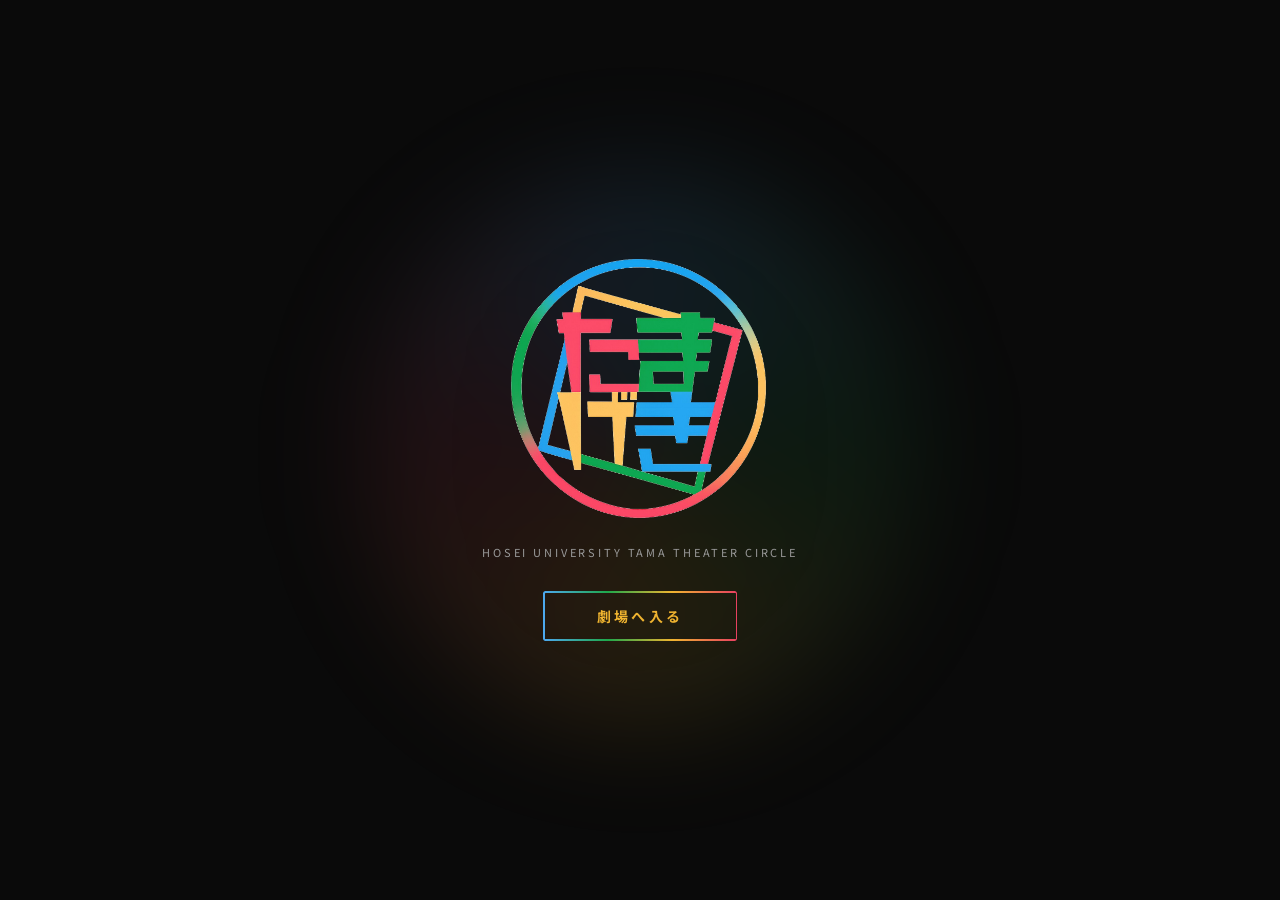
<file: index.html>
<!DOCTYPE html>
<html lang="ja">
<head>
  <meta charset="UTF-8" />
  <meta name="viewport" content="width=device-width, initial-scale=1.0" />
  <title>多摩演劇研究会(たまげき)｜法政大学公認演劇サークル</title>
  <meta name="description"
          content="法政大学公認演劇サークル『多摩演劇研究会（たまげき）』公式サイト。公演情報、公演アーカイブ、ブログ、新入生歓迎情報を掲載しています。">

  <!-- Google Fonts — ポップカラーテーマ -->
  <link rel="preconnect" href="https://fonts.googleapis.com" />
  <link rel="preconnect" href="https://fonts.gstatic.com" crossorigin />
  <link href="https://fonts.googleapis.com/css2?family=Noto+Sans+JP:wght@400;700;900&display=swap" rel="stylesheet" />

  <link rel="stylesheet" href="style.css" />
</head>

<body>
  <script>
  if (sessionStorage.getItem("siteEntered") === "1") {
    document.documentElement.classList.add("skip-entrance");
  }
  </script>
  <!-- =========================
       劇場入口ページ
       ========================= -->
  <section id="entrance" class="entrance-page">
    <div class="entrance-content">
      <img src="assets/logo.png" class="entrance-logo" alt="多摩劇" />
      <p class="small-title">Hosei University Tama Theater Circle</p>
      <button id="enterButton" class="enter-button">劇場へ入る</button>
    </div>
  </section>

  <!-- =========================
       左右カーテン演出
       ========================= -->
  <div id="blackoutLayer" class="blackout-layer"></div>
  <div id="theaterEffect" class="theater-effect">
    <div class="curtain curtain-left"></div>
    <div class="curtain curtain-right"></div>
  </div>

  <!-- =========================
       サイト本体
       ========================= -->
  <div id="site" class="site hidden">

    <!-- ヘッダー -->
    <header class="site-header">
      <div class="site-logo" data-page="home"><img src="assets/logo.png" alt="多摩劇" /></div>

      <button id="menuButton" class="menu-button">☰</button>

      <nav id="globalNav" class="global-nav">
        <button data-page="info">公演情報</button>
        <button onclick="location.href='roles.html'">役職紹介</button>
        <button onclick="location.href='archive.html'">公演アーカイブ</button>
        <button data-page="blog">たまげきブログ</button>
        <button onclick="location.href='radio.html'">たまり場ラジオ</button>
        <button onclick="location.href='qa.html'">よくある質問</button>
      </nav>
    </header>

    <main>
      <!-- ホーム -->
      <section id="home" class="page active white-page">
        <div class="hero">
          <p class="small-title">Hosei University Tama Theater Circle</p>
          <h2>ようこそ、多摩劇へ。</h2>
          <p>
           多摩劇は、法政大学多摩キャンパスを拠点に<br>活動する演劇サークルです！<br>
            役者、演出、照明、音響、制作、宣伝など、<br>さまざまな役職からひとつの舞台をつくっています！
          </p>
        </div>

        <div class="menu-grid">
          <button data-page="info">公演情報</button>
          <button onclick="location.href='roles.html'">役職紹介</button>
          <button onclick="location.href='archive.html'">公演アーカイブ</button>
          <button data-page="blog">たまげきブログ</button>
          <button onclick="location.href='radio.html'">たまり場ラジオ</button>
          <button onclick="location.href='qa.html'">よくある質問</button>
        </div>
      </section>
    </main>

    <footer class="site-footer">
      <div class="footer-social">
        <a href="https://x.com/Htamageki" target="_blank" rel="noopener noreferrer">
          <img src="assets/xicon.jpg" alt="X">
        </a>
        <a href="https://www.instagram.com/htamageki/" target="_blank" rel="noopener noreferrer">
          <img src="assets/instagram.png" alt="Instagram">
        </a>
      </div>
      <p><strong>Gmail:<a href="mailto:tamageki.hosei@gmail.com">tamageki.hosei@gmail.com</a></strong></p>
      <p>© 多摩劇 — Tama Geki</p>
    </footer>
  </div>

  <script src="script.js"></script>

</body>
</html>
</file>
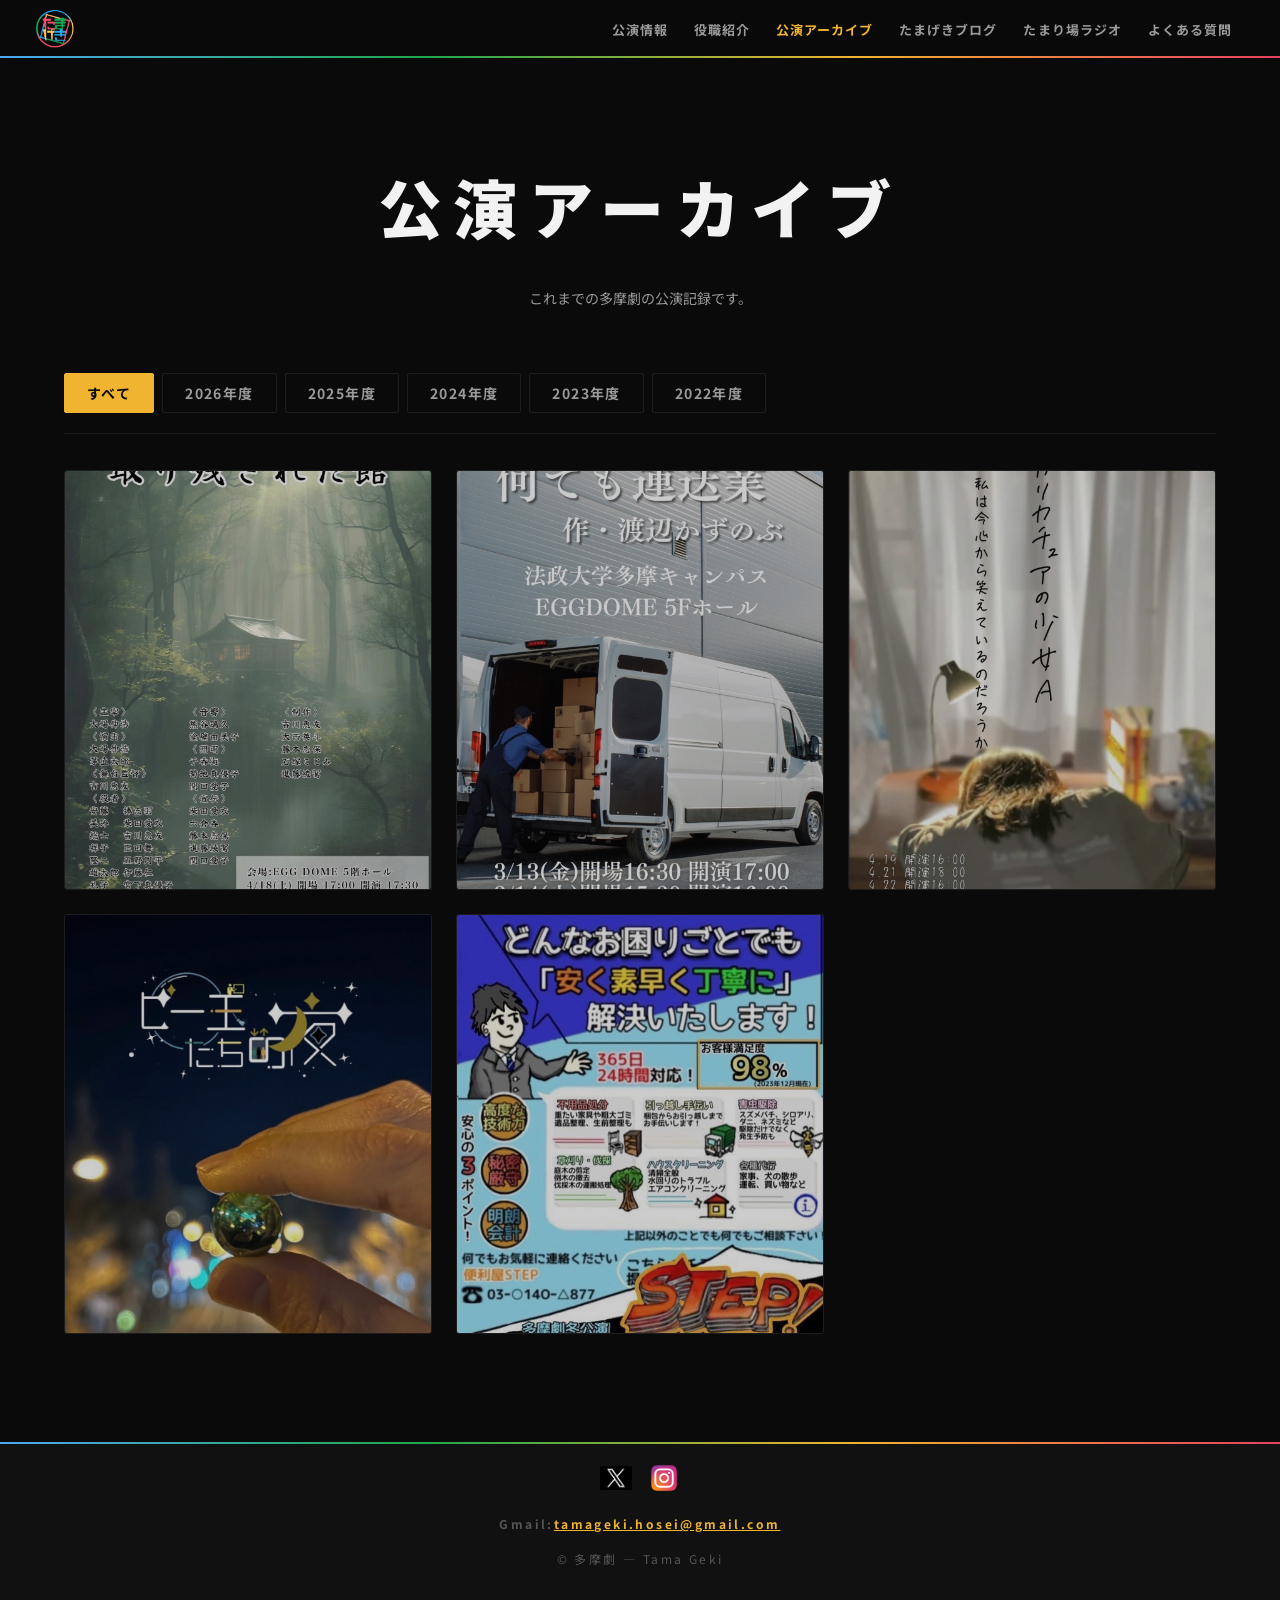
<file: archive.html>
<!DOCTYPE html>
<html lang="ja">
<head>
  <meta charset="UTF-8" />
  <meta name="viewport" content="width=device-width, initial-scale=1.0" />
  <title>公演アーカイブ｜多摩演劇研究会(たまげき)</title>
  <link rel="preconnect" href="https://fonts.googleapis.com" />
  <link rel="preconnect" href="https://fonts.gstatic.com" crossorigin />
  <link href="https://fonts.googleapis.com/css2?family=Noto+Sans+JP:wght@400;700;900&display=swap" rel="stylesheet" />
  <link rel="stylesheet" href="style.css" />
</head>

<body class="entered">
  <div id="site" class="site">

    <header class="site-header">
      <div class="site-logo" onclick="location.href='index.html'">
        <img src="assets/logo.png" alt="多摩劇" />
      </div>
      <button id="menuButton" class="menu-button">☰</button>
      <nav id="globalNav" class="global-nav">
        <button onclick="location.href='kouen.html'">公演情報</button>
        <button onclick="location.href='roles.html'">役職紹介</button>
        <button style="color: var(--yellow);">公演アーカイブ</button>
        <button onclick="window.open('https://tamageki.hatenablog.com/', '_blank')">たまげきブログ</button>
        <button onclick="location.href='radio.html'">たまり場ラジオ</button>
        <button onclick="location.href='qa.html'">よくある質問</button>
      </nav>
    </header>

<main>

 <section id="archive">

  <div class="archive-inner">

    <h2>公演アーカイブ</h2>

    <p class="archive-lead">
      これまでの多摩劇の公演記録です。
    </p>

    <div class="archive-year-tabs">
      <button class="year-tab active" data-year="all">すべて</button>
      <button class="year-tab" data-year="2026年度">2026年度</button>
      <button class="year-tab" data-year="2025年度">2025年度</button>
      <button class="year-tab" data-year="2024年度">2024年度</button>
      <button class="year-tab" data-year="2023年度">2023年度</button>
      <button class="year-tab" data-year="2022年度">2022年度</button>
    </div>

    <div id="archiveGrid" class="archive-grid">
      
    </div>

  </div>

</section>

</main>

<footer class="site-footer">
      <div class="footer-social">
        <a href="https://x.com/Htamageki" target="_blank" rel="noopener noreferrer">
          <img src="assets/xicon.jpg" alt="X">
        </a>
        <a href="https://www.instagram.com/htamageki/" target="_blank" rel="noopener noreferrer">
          <img src="assets/instagram.png" alt="Instagram">
        </a>
      </div>
      <p><strong>Gmail:<a href="mailto:tamageki.hosei@gmail.com">tamageki.hosei@gmail.com</a></strong></p>
      <p>© 多摩劇 — Tama Geki</p>
    </footer>

  </div>

  <script src="script.js"></script>

<script>
  sessionStorage.setItem("siteEntered", "1");

  document.getElementById("menuButton").addEventListener("click", () => {
    document.getElementById("globalNav").classList.toggle("open");
  });

  // 初期表示
  renderArchive("all");
</script>

</body>
</html>
</file>
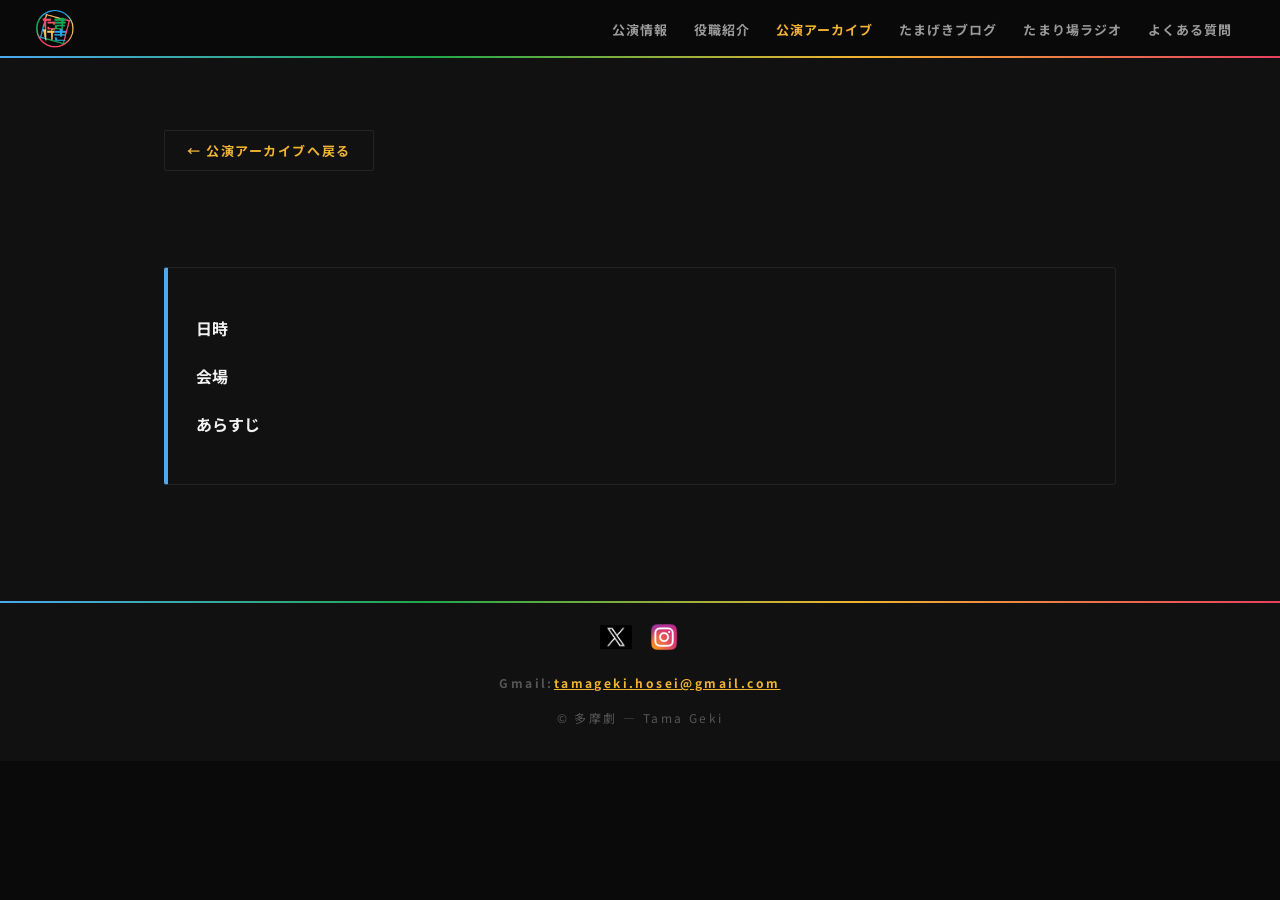
<file: performance.html>
<!DOCTYPE html>
<html lang="ja">
<head>
  <meta charset="UTF-8" />
  <meta name="viewport" content="width=device-width, initial-scale=1.0" />
  <title>公演アーカイブ｜多摩演劇研究会(たまげき)</title>
  <link rel="preconnect" href="https://fonts.googleapis.com" />
  <link rel="preconnect" href="https://fonts.gstatic.com" crossorigin />
  <link href="https://fonts.googleapis.com/css2?family=Noto+Sans+JP:wght@400;700;900&display=swap" rel="stylesheet" />
  <link rel="stylesheet" href="style.css" />
</head>

<body class="entered">
  <div id="site" class="site">

    <header class="site-header">
      <div class="site-logo" onclick="location.href='index.html'">
        <img src="assets/logo.png" alt="多摩劇" />
      </div>
      <button id="menuButton" class="menu-button">☰</button>
      <nav id="globalNav" class="global-nav">
        <button onclick="location.href='kouen.html'">公演情報</button>
        <button onclick="location.href='roles.html'">役職紹介</button>
        <button style="color: var(--yellow);">公演アーカイブ</button>
        <button onclick="window.open('https://tamageki.hatenablog.com/', '_blank')">たまげきブログ</button>
        <button onclick="location.href='radio.html'">たまり場ラジオ</button>
        <button onclick="location.href='qa.html'">よくある質問</button>
      </nav>
    </header>

<main>
  <section class="archive-page">
    <div class="page-inner">

      <button class="back-button" onclick="history.back()">← 公演アーカイブへ戻る</button>

      <h2 id="detailTitle"></h2>
      <p class="detail-year" id="detailYear"></p>

      <div id="detailPosterWrap" class="detail-poster-wrap">
        <img id="detailPoster">
      </div>

      <div class="info-card">
        <p><strong>日時</strong></p>
        <p id="detailDate"></p>

        <p><strong>会場</strong></p>
        <p id="detailPlace"></p>

        <p><strong>あらすじ</strong></p>
        <p id="detailStory"></p>

        <p class="youtube-box">
          <a id="detailYoutube" target="_blank"></a>
        </p>
      </div>

    </div>
  </section>
</main>

<footer class="site-footer">
      <div class="footer-social">
        <a href="https://x.com/Htamageki" target="_blank" rel="noopener noreferrer">
          <img src="assets/xicon.jpg" alt="X">
        </a>
        <a href="https://www.instagram.com/htamageki/" target="_blank" rel="noopener noreferrer">
          <img src="assets/instagram.png" alt="Instagram">
        </a>
      </div>
      <p><strong>Gmail:<a href="mailto:tamageki.hosei@gmail.com">tamageki.hosei@gmail.com</a></strong></p>
      <p>© 多摩劇 — Tama Geki</p>
    </footer>

<script src="script.js"></script>

  </div>
</body>
</html>
</file>
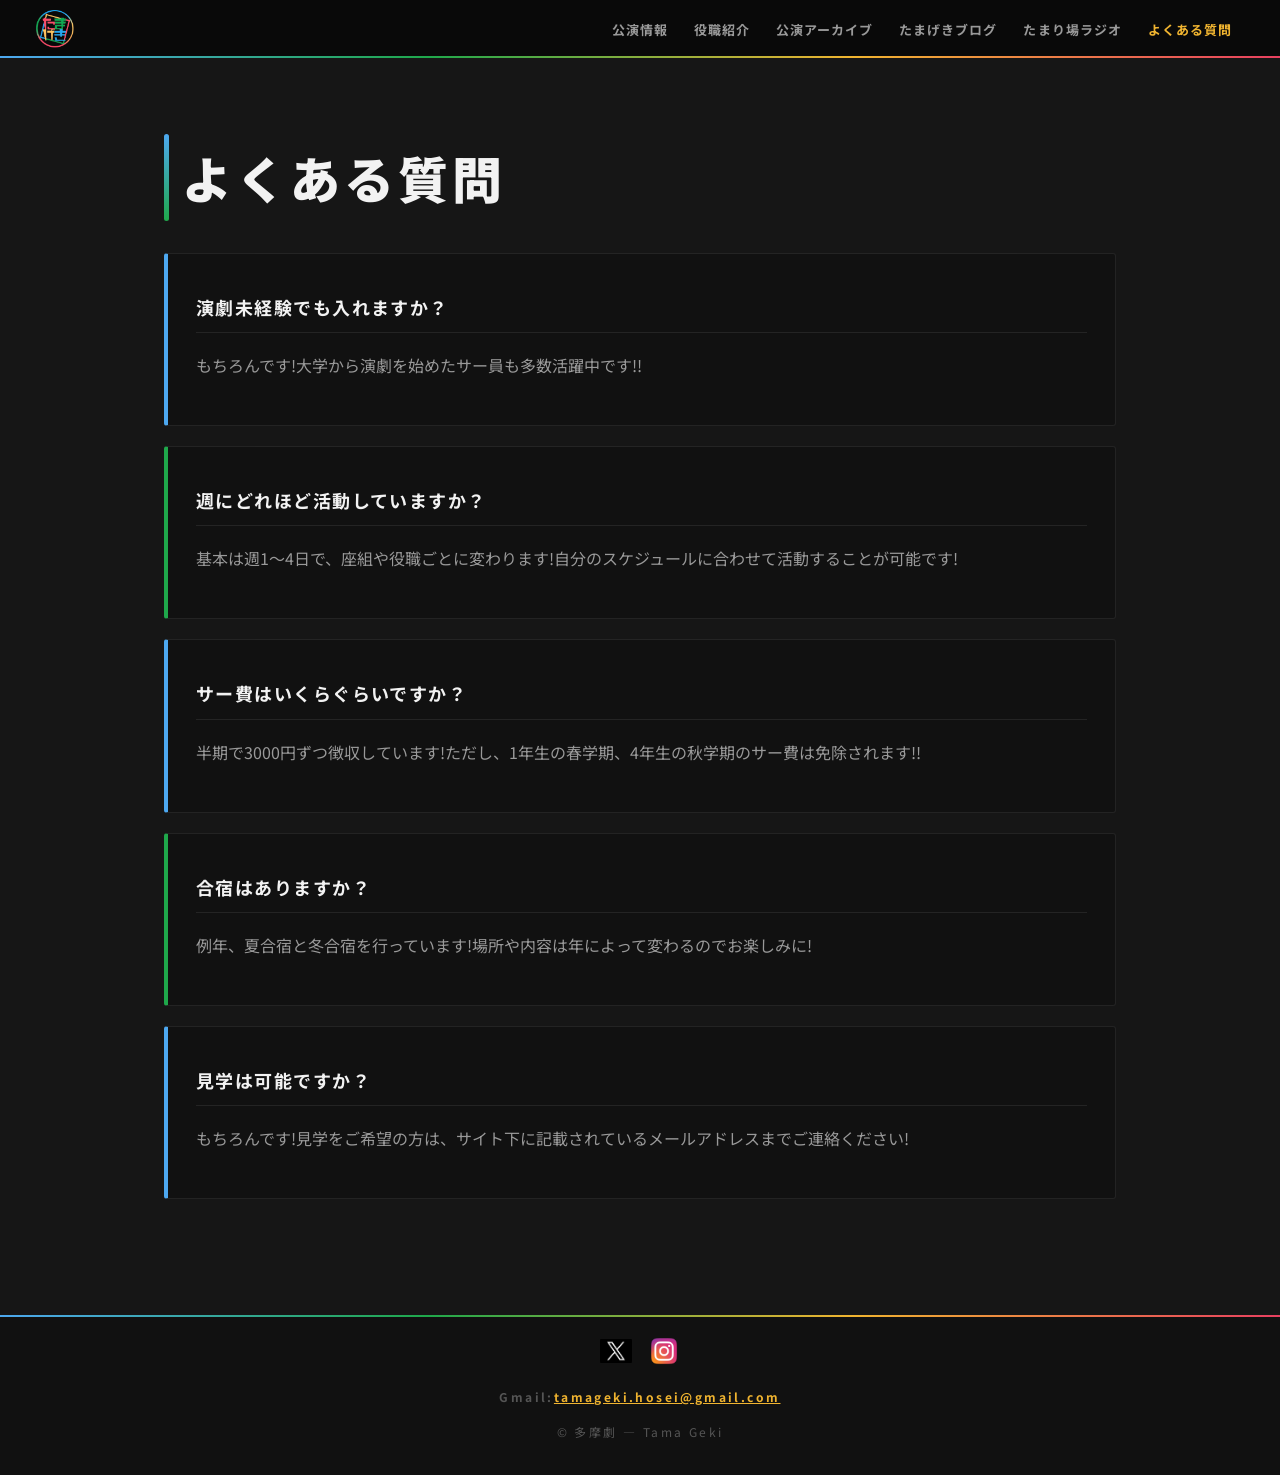
<file: qa.html>
<!DOCTYPE html>
<html lang="ja">
<head>
  <meta charset="UTF-8" />
  <meta name="viewport" content="width=device-width, initial-scale=1.0" />
  <title>よくある質問｜多摩演劇研究会(たまげき)</title>
  <link rel="preconnect" href="https://fonts.googleapis.com" />
  <link rel="preconnect" href="https://fonts.gstatic.com" crossorigin />
  <link href="https://fonts.googleapis.com/css2?family=Noto+Sans+JP:wght@400;700;900&display=swap" rel="stylesheet" />
  <link rel="stylesheet" href="style.css" />
</head>

<body class="entered">
  <div id="site" class="site">

    <header class="site-header">
      <div class="site-logo" onclick="location.href='index.html'">
        <img src="assets/logo.png" alt="多摩劇" />
      </div>
      <button id="menuButton" class="menu-button">☰</button>
      <nav id="globalNav" class="global-nav">
        <button onclick="location.href='kouen.html'">公演情報</button>
        <button onclick="location.href='roles.html'">役職紹介</button>
        <button onclick="location.href='archive.html'">公演アーカイブ</button>
        <button onclick="window.open('https://tamageki.hatenablog.com/', '_blank')">たまげきブログ</button>
        <button onclick="location.href='radio.html'">たまり場ラジオ</button>
        <button style="color: var(--yellow);">よくある質問</button>
      </nav>
    </header>

    <main>
      <section class="page active white-page">
        <div class="page-inner">
          <h2>よくある質問</h2>

          <div class="qa-item">
            <h3>演劇未経験でも入れますか？</h3>
            <p>もちろんです!大学から演劇を始めたサー員も多数活躍中です!!</p>
          </div>

          <div class="qa-item">
            <h3>週にどれほど活動していますか？</h3>
            <p>基本は週1～4日で、座組や役職ごとに変わります!自分のスケジュールに合わせて活動することが可能です!</p>
          </div>

          <div class="qa-item">
            <h3>サー費はいくらぐらいですか？</h3>
            <p>半期で3000円ずつ徴収しています!ただし、1年生の春学期、4年生の秋学期のサー費は免除されます!!</p>
          </div>

          <div class="qa-item">
            <h3>合宿はありますか？</h3>
            <p>例年、夏合宿と冬合宿を行っています!場所や内容は年によって変わるのでお楽しみに!</p>
          </div>

          <div class="qa-item">
            <h3>見学は可能ですか？</h3>
            <p>もちろんです!見学をご希望の方は、サイト下に記載されているメールアドレスまでご連絡ください!</p>
          </div>
        </div>
      </section>
    </main>

    <footer class="site-footer">
      <div class="footer-social">
        <a href="https://x.com/Htamageki" target="_blank" rel="noopener noreferrer">
          <img src="assets/xicon.jpg" alt="X">
        </a>
        <a href="https://www.instagram.com/htamageki/" target="_blank" rel="noopener noreferrer">
          <img src="assets/instagram.png" alt="Instagram">
        </a>
      </div>
      <p><strong>Gmail:<a href="mailto:tamageki.hosei@gmail.com">tamageki.hosei@gmail.com</a></strong></p>
      <p>© 多摩劇 — Tama Geki</p>
    </footer>

  </div>

  <script>
    // セッションフラグのセット
    sessionStorage.setItem("siteEntered", "1");

    // ハンバーガーメニュー
    document.getElementById("menuButton").addEventListener("click", () => {
      document.getElementById("globalNav").classList.toggle("open");
    });
  </script>
</body>
</html>
</file>
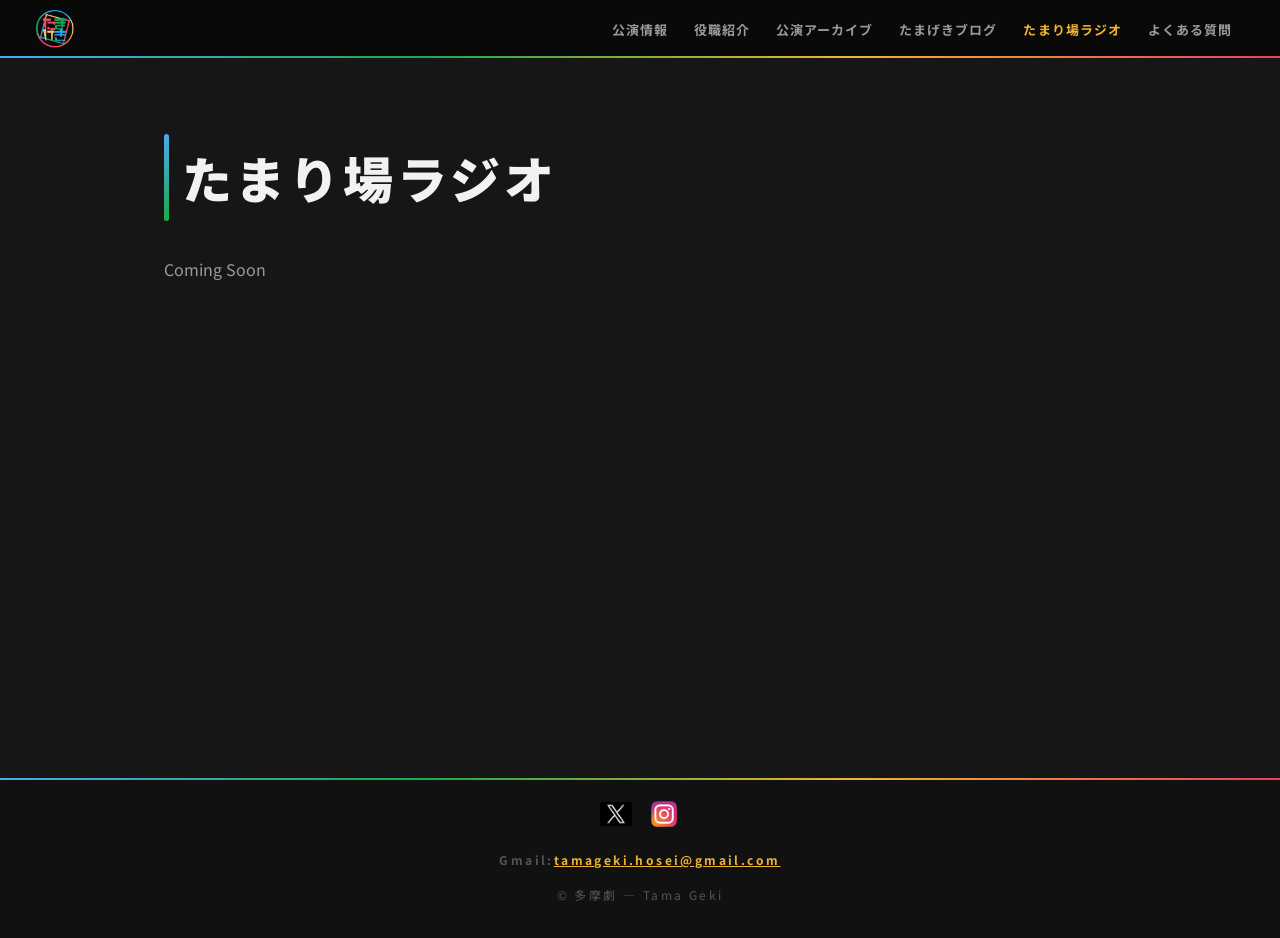
<file: radio.html>
<!DOCTYPE html>
<html lang="ja">
<head>
  <meta charset="UTF-8" />
  <meta name="viewport" content="width=device-width, initial-scale=1.0" />
  <title>たまり場ラジオ｜多摩演劇研究会(たまげき)</title>
  <link rel="preconnect" href="https://fonts.googleapis.com" />
  <link rel="preconnect" href="https://fonts.gstatic.com" crossorigin />
  <link href="https://fonts.googleapis.com/css2?family=Noto+Sans+JP:wght@400;700;900&display=swap" rel="stylesheet" />
  <link rel="stylesheet" href="style.css" />
</head>

<body class="entered">
  <div id="site" class="site">

    <header class="site-header">
      <div class="site-logo" onclick="location.href='index.html'">
        <img src="assets/logo.png" alt="多摩劇" />
      </div>
      <button id="menuButton" class="menu-button">☰</button>
      <nav id="globalNav" class="global-nav">
        <button onclick="location.href='kouen.html'">公演情報</button>
        <button onclick="location.href='roles.html'">役職紹介</button>
        <button onclick="location.href='archive.html'">公演アーカイブ</button>
        <button onclick="window.open('https://tamageki.hatenablog.com/', '_blank')">たまげきブログ</button>
        <button style="color: var(--yellow);">たまり場ラジオ</button>
        <button onclick="location.href='qa.html'">よくある質問</button>
      </nav>
    </header>

    <main>
      <section class="page active white-page">
        <div class="page-inner">
          <h2>たまり場ラジオ</h2>
          <p>Coming Soon</p>
        </div>
      </section>
    </main>

    <footer class="site-footer">
      <div class="footer-social">
        <a href="https://x.com/Htamageki" target="_blank" rel="noopener noreferrer">
          <img src="assets/xicon.jpg" alt="X">
        </a>
        <a href="https://www.instagram.com/htamageki/" target="_blank" rel="noopener noreferrer">
          <img src="assets/instagram.png" alt="Instagram">
        </a>
      </div>
      <p><strong>Gmail:<a href="mailto:tamageki.hosei@gmail.com">tamageki.hosei@gmail.com</a></strong></p>
      <p>© 多摩劇 — Tama Geki</p>
    </footer>

  </div>

  <script>
    // セッションフラグのセット
    sessionStorage.setItem("siteEntered", "1");

    // ハンバーガーメニュー
    document.getElementById("menuButton").addEventListener("click", () => {
      document.getElementById("globalNav").classList.toggle("open");
    });
  </script>
</body>
</html>
</file>
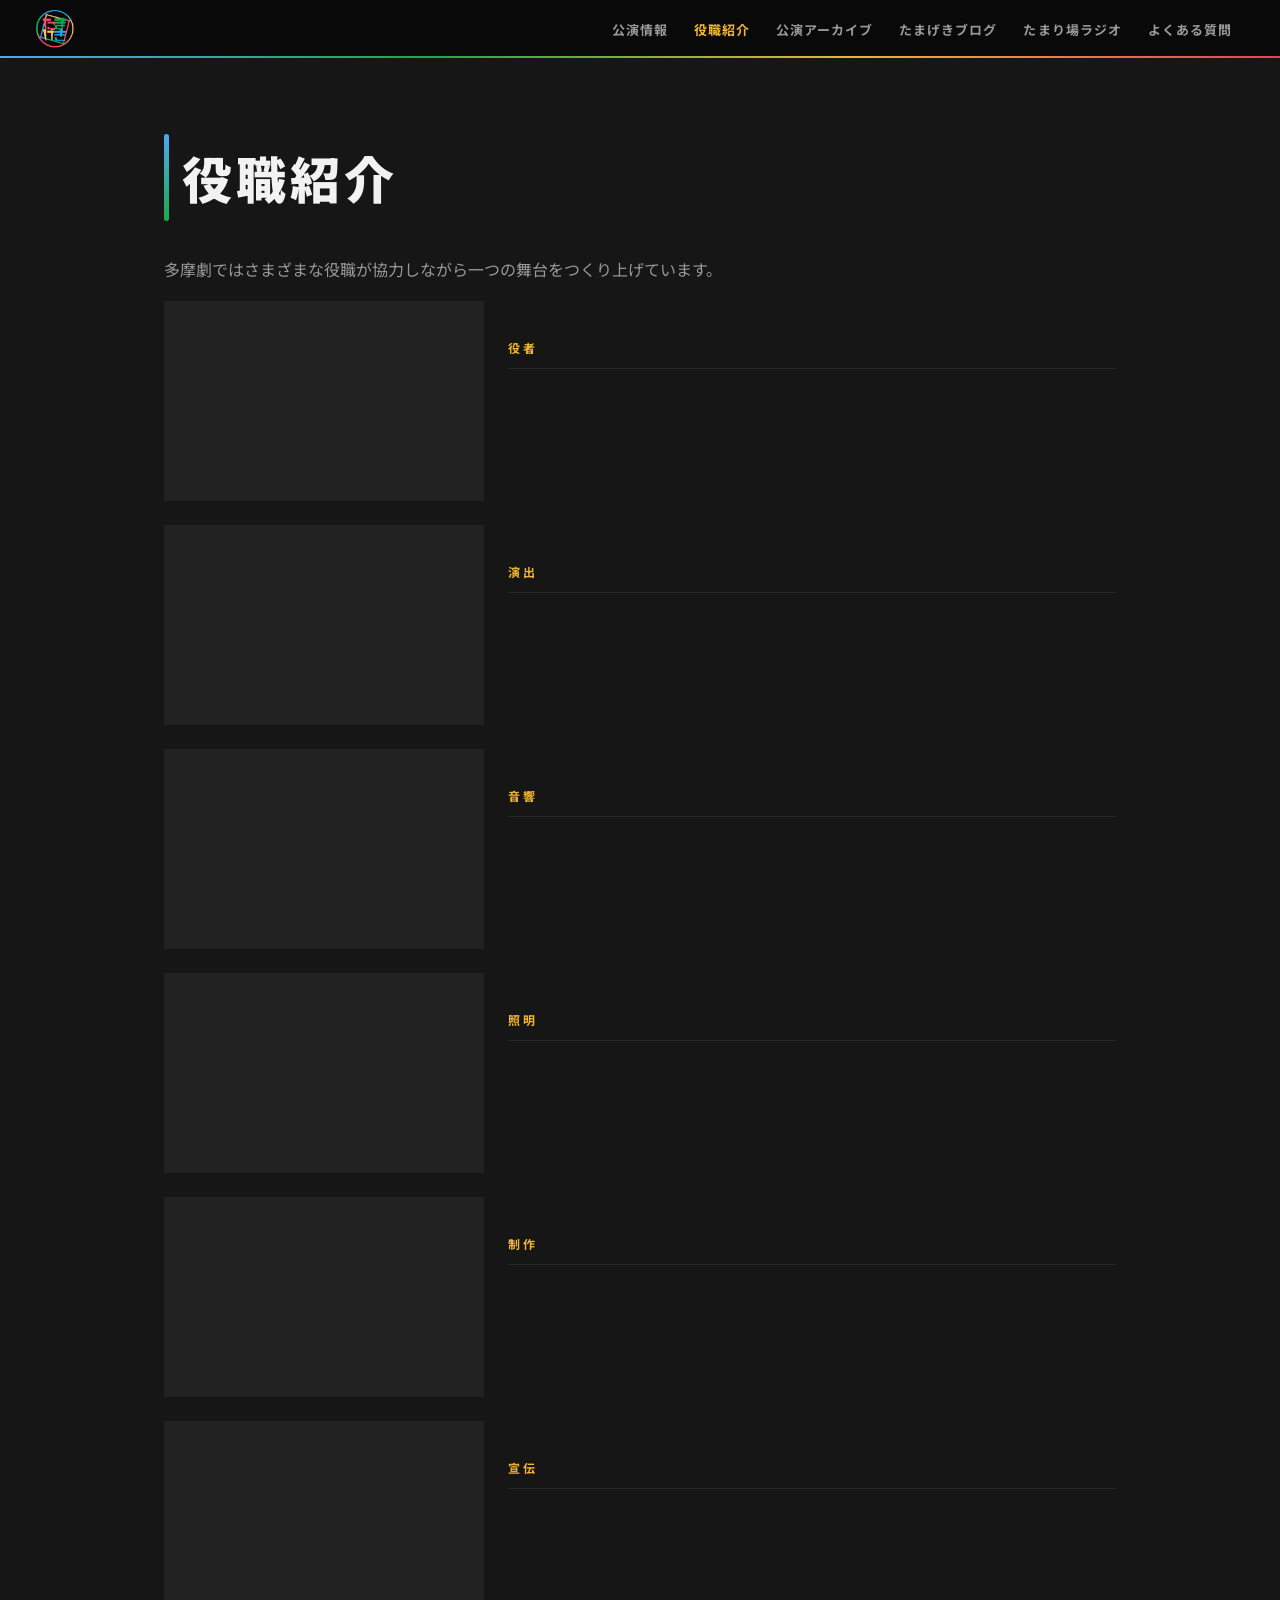
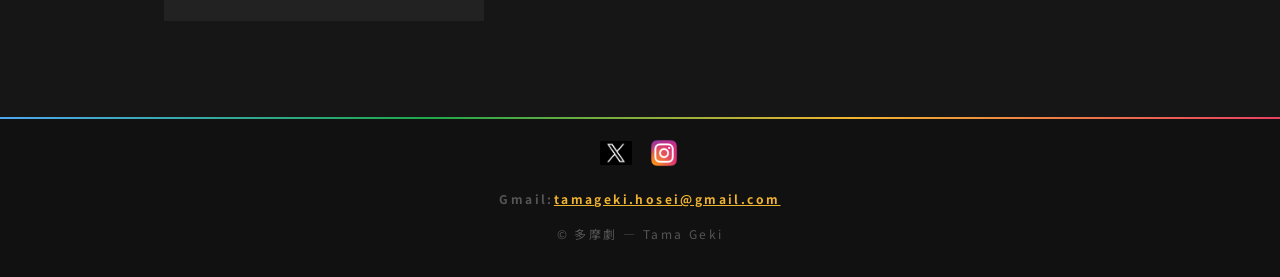
<file: roles.html>
<!DOCTYPE html>
<html lang="ja">
<head>
  <meta charset="UTF-8" />
  <meta name="viewport" content="width=device-width, initial-scale=1.0" />
  <title>役職紹介｜多摩演劇研究会(たまげき)</title>
  <link rel="preconnect" href="https://fonts.googleapis.com" />
  <link rel="preconnect" href="https://fonts.gstatic.com" crossorigin />
  <link href="https://fonts.googleapis.com/css2?family=Noto+Sans+JP:wght@400;700;900&display=swap" rel="stylesheet" />
  <link rel="stylesheet" href="style.css" />
</head>

<body class="entered">
  <div id="site" class="site">

    <header class="site-header">
      <div class="site-logo" onclick="location.href='index.html'">
        <img src="assets/logo.png" alt="多摩劇" />
      </div>
      <button id="menuButton" class="menu-button">☰</button>
      <nav id="globalNav" class="global-nav">
        <button onclick="location.href='kouen.html'">公演情報</button>
        <button style="color: var(--yellow);">役職紹介</button>
        <button onclick="location.href='archive.html'">公演アーカイブ</button>
        <button onclick="window.open('https://tamageki.hatenablog.com/', '_blank')">たまげきブログ</button>
        <button onclick="location.href='radio.html'">たまり場ラジオ</button>
        <button onclick="location.href='qa.html'">よくある質問</button>
      </nav>
    </header>

    <main>
      <section class="page active white-page">
        <div class="page-inner">
          <h2>役職紹介</h2>
          <p>多摩劇ではさまざまな役職が協力しながら一つの舞台をつくり上げています。</p>
          <div class="role-list">
            <div class="role-card">
              <div class="role-slideshow" data-role="actor"></div>
              <div><h3>役者</h3><p></p></div>
            </div>
            <div class="role-card">
              <div class="role-slideshow" data-role="director"></div>
              <div><h3>演出</h3><p></p></div>
            </div>
            <div class="role-card">
              <div class="role-slideshow" data-role="sound"></div>
              <div><h3>音響</h3><p></p></div>
            </div>
            <div class="role-card">
              <div class="role-slideshow" data-role="light"></div>
              <div><h3>照明</h3><p></p></div>
            </div>
            <div class="role-card">
              <div class="role-slideshow" data-role="production"></div>
              <div><h3>制作</h3><p></p></div>
            </div>
            <div class="role-card">
              <div class="role-slideshow" data-role="publicity"></div>
              <div><h3>宣伝</h3><p></p></div>
            </div>
          </div>
        </div>
      </section>
    </main>

    <footer class="site-footer">
      <div class="footer-social">
        <a href="https://x.com/Htamageki" target="_blank" rel="noopener noreferrer">
          <img src="assets/xicon.jpg" alt="X">
        </a>
        <a href="https://www.instagram.com/htamageki/" target="_blank" rel="noopener noreferrer">
          <img src="assets/instagram.png" alt="Instagram">
        </a>
      </div>
      <p><strong>Gmail:<a href="mailto:tamageki.hosei@gmail.com">tamageki.hosei@gmail.com</a></strong></p>
      <p>© 多摩劇 — Tama Geki</p>
    </footer>

  </div>

  <script>
    // セッションフラグのセット
    sessionStorage.setItem("siteEntered", "1");

    // ハンバーガーメニュー
    document.getElementById("menuButton").addEventListener("click", () => {
      document.getElementById("globalNav").classList.toggle("open");
    });

    // 役職スライドショー（script.js から移植）
    const roleImages = { actor: [''] };
    document.querySelectorAll('.role-slideshow').forEach(b => {
      const arr = roleImages[b.dataset.role] || [];
      let i = 0;
      const f = () => {
        if (arr.length) b.style.backgroundImage = `url('${arr[i++ % arr.length]}')`;
      };
      f();
      if (arr.length > 1) setInterval(f, 3000);
    });
  </script>
</body>
</html>
</file>
<file: style.css>
/* ==============================================
   たまげき — ポップカラーテーマ
   多摩劇ウェブサイト デザインリニューアル
   ============================================== */

@import url('https://fonts.googleapis.com/css2?family=Noto+Sans+JP:wght@400;700;900&display=swap');

/* ==================
   デザイントークン
   ================== */
:root {
  /* ロゴ4色 */
  --red:    #e84060;
  --green:  #1fa84b;
  --blue:   #4da8f0;
  --yellow: #f0b430;

  /* 薄い版 */
  --red-dim:     rgba(232, 64,  96,  0.14);
  --green-dim:   rgba(31,  168, 75,  0.14);
  --blue-dim:    rgba(77,  168, 240, 0.14);
  --yellow-dim:  rgba(240, 180, 48,  0.14);
  --yellow-faint:rgba(240, 180, 48,  0.07);
  --yellow-glow: rgba(240, 180, 48,  0.28);

  /* 背景 */
  --bg:      #0a0a0a;
  --bg-2:    #111111;
  --surface: #161616;
  --glass:   rgba(16, 16, 16, 0.92);

  /* テキスト */
  --text:      #f2f2f2;
  --text-soft: #999999;
  --text-dim:  #555555;

  /* ボーダー */
  --border:   rgba(255, 255, 255, 0.08);
  --border-2: rgba(255, 255, 255, 0.16);

  /* 緞帳 */
  --velvet-dark: #140000;
  --velvet-mid:  #280008;
  --velvet-lit:  #400012;
}

/* ==================
   リセット・基本
   ================== */
* { box-sizing: border-box; }

body {
  margin: 0;
  font-family: 'Noto Sans JP', 'Hiragino Kaku Gothic Pro', 'Meiryo', sans-serif;
  color: var(--text);
  background: var(--bg);
  line-height: 1.9;
}

.hidden { display: none; }

button {
  font-family: inherit;
  cursor: pointer;
}

/* ==================
   入口ページ
   ================== */
.entrance-page {
  min-height: 100vh;
  background: var(--bg);
  display: flex;
  justify-content: center;
  align-items: center;
  text-align: center;
  padding: 24px;
  position: relative;
  overflow: hidden;
}

/* レインボーリンググロー */
.entrance-page::before {
  content: '';
  position: absolute;
  width: 560px;
  height: 560px;
  border-radius: 50%;
  background: conic-gradient(
    from 0deg,
    rgba(77, 168, 240, 0.12),
    rgba(31, 168, 75,  0.10),
    rgba(240,180, 48,  0.12),
    rgba(232, 64, 96,  0.10),
    rgba(77, 168, 240, 0.12)
  );
  top: 50%;
  left: 50%;
  transform: translate(-50%, -50%);
  filter: blur(55px);
  animation: entrance-spin 14s linear infinite;
}

@keyframes entrance-spin {
  from { transform: translate(-50%, -50%) rotate(0deg); }
  to   { transform: translate(-50%, -50%) rotate(360deg); }
}

.entrance-content {
  position: relative;
  z-index: 1;
}

.entrance-logo {
  width: min(260px, 65vw);
  height: auto;
  display: block;
  margin: 0 auto 20px;
  animation: logo-float 5s ease-in-out infinite;
}

@keyframes logo-float {
  0%, 100% {
    transform: translateY(0px);
    filter:
      drop-shadow(0 10px 28px rgba(77, 168, 240, 0.35))
      drop-shadow(0 0 50px rgba(232, 64, 96, 0.18))
      drop-shadow(0 0 80px rgba(240, 180, 48, 0.12));
  }
  50% {
    transform: translateY(-10px);
    filter:
      drop-shadow(0 20px 48px rgba(77, 168, 240, 0.55))
      drop-shadow(0 0 80px rgba(232, 64, 96, 0.30))
      drop-shadow(0 0 120px rgba(240, 180, 48, 0.20));
  }
}

.small-title {
  font-size: 11px;
  letter-spacing: 0.26em;
  color: var(--text-soft);
  font-weight: 400;
  text-transform: uppercase;
  margin-bottom: 28px;
  display: block;
}

.enter-button {
  background: transparent;
  color: var(--yellow);
  border: none;
  padding: 15px 54px;
  font-size: 14px;
  letter-spacing: 0.24em;
  font-weight: 700;
  transition: all 0.35s ease;
  position: relative;
  isolation: isolate;
}

/* グラデーションボーダー（ロゴの円を参考） */
.enter-button::before {
  content: '';
  position: absolute;
  inset: 0;
  border-radius: 2px;
  padding: 1.5px;
  background: linear-gradient(90deg, var(--blue), var(--green), var(--yellow), var(--red));
  -webkit-mask: linear-gradient(#fff 0 0) content-box, linear-gradient(#fff 0 0);
  -webkit-mask-composite: xor;
  mask-composite: exclude;
  pointer-events: none;
}

.enter-button:hover {
  color: var(--text);
  background: rgba(240, 180, 48, 0.07);
  transform: translateY(-3px);
  letter-spacing: 0.30em;
}

/* ==================
   暗転レイヤー
   ================== */
.blackout-layer {
  position: fixed;
  inset: 0;
  background: #000;
  opacity: 0;
  pointer-events: none;
  z-index: 99998;
  transition: opacity 1.2s ease;
}
.blackout-layer.active { opacity: 1; }

/* ==================
   緞帳 — 深紅ビロード
   ================== */
.theater-effect {
  position: fixed;
  inset: 0;
  z-index: 99999;
  display: none;
  background: #000;
  overflow: hidden;
  pointer-events: none;
}
.theater-effect.active { display: block; }

.curtain {
  position: absolute;
  top: 0;
  width: 50%;
  height: 100%;
  background:
    repeating-linear-gradient(
      90deg,
      var(--velvet-dark) 0px,
      var(--velvet-mid)  9px,
      var(--velvet-lit)  22px,
      var(--velvet-mid)  35px,
      var(--velvet-dark) 48px
    );
  box-shadow:
    inset 0 0 120px rgba(0, 0, 0, 0.85),
    0 0 80px rgba(0, 0, 0, 0.85);
  transition: transform 1.25s ease-in-out;
}

.curtain-left {
  left: 0;
  border-right: 3px solid #0a0000;
  transform: translateX(-100%);
}
.curtain-right {
  right: 0;
  border-left: 3px solid #0a0000;
  transform: translateX(100%);
}

.theater-effect.close .curtain-left,
.theater-effect.close .curtain-right { transform: translateX(0); }
.theater-effect.open .curtain-left   { transform: translateX(-100%); }
.theater-effect.open .curtain-right  { transform: translateX(100%); }

/* ==================
   ヘッダー
   ================== */
.site-header {
  position: sticky;
  top: 0;
  z-index: 100;
  background: rgba(10, 10, 10, 0.92);
  backdrop-filter: blur(18px);
  -webkit-backdrop-filter: blur(18px);
  display: flex;
  align-items: center;
  justify-content: space-between;
  padding: 10px 36px;
}

/* レインボーグラデーションの下線 */
.site-header::after {
  content: '';
  position: absolute;
  bottom: 0;
  left: 0;
  right: 0;
  height: 2px;
  background: linear-gradient(90deg, var(--blue), var(--green), var(--yellow), var(--red));
}

.site-logo {
  flex-shrink: 0;
  cursor: pointer;
  line-height: 0;
}

.site-logo img {
  height: 38px;
  width: auto;
  display: block;
  transition: opacity 0.25s ease;
}

.site-logo:hover img {
  opacity: 0.75;
}

.global-nav {
  display: flex;
  gap: 2px;
  flex-wrap: wrap;
  justify-content: flex-end;
}

.global-nav button,
.menu-grid button {
  background: transparent;
  border: none;
  color: var(--text-soft);
  font-size: 13px;
  letter-spacing: 0.08em;
  padding: 8px 12px;
  border-radius: 2px;
  transition: color 0.2s ease, background 0.2s ease;
  font-family: inherit;
  font-weight: 700;
}

.global-nav button:hover {
  color: var(--yellow);
  background: var(--yellow-faint);
}

.menu-button {
  display: none;
  background: var(--yellow-faint);
  color: var(--yellow);
  border: 1px solid rgba(240, 180, 48, 0.28);
  padding: 8px 14px;
  border-radius: 3px;
  font-family: inherit;
  font-size: 16px;
}

/* ==================
   ページ共通
   ================== */
.page {
  display: none;
  min-height: 80vh;
}
.page.active { display: block; }

.white-page {
  background: var(--surface);
}

.page-inner {
  max-width: 1000px;
  margin: 0 auto;
  padding: 72px 24px 96px;
}

/* h2 — 左にカラーバー */
.page-inner h2 {
  font-size: clamp(28px, 5vw, 50px);
  margin-top: 0;
  margin-bottom: 28px;
  letter-spacing: 0.08em;
  color: var(--text);
  font-weight: 900;
  padding-left: 18px;
  position: relative;
}

.page-inner h2::before {
  content: '';
  position: absolute;
  left: 0;
  top: 0.08em;
  bottom: 0.08em;
  width: 5px;
  background: linear-gradient(180deg, var(--blue), var(--green));
  border-radius: 3px;
}

.page-inner h3 {
  color: var(--yellow);
  font-size: 12px;
  letter-spacing: 0.22em;
  text-transform: uppercase;
  margin-top: 36px;
  margin-bottom: 14px;
  font-weight: 700;
  border-bottom: 1px solid var(--border);
  padding-bottom: 8px;
}

.page-inner p {
  color: var(--text-soft);
  line-height: 2.0;
}

.page-inner ul {
  color: var(--text-soft);
  line-height: 2.2;
  padding-left: 1.2em;
}

.page-inner strong {
  color: var(--text);
  font-weight: 700;
}

/* ==================
   ホーム
   ================== */
#home {
  background: var(--surface);
}

.hero {
  max-width: 900px;
  margin: 0 auto;
  padding: 108px 24px 60px;
  text-align: center;
}

.hero h2 {
  font-size: clamp(30px, 6vw, 62px);
  margin: 14px 0 28px;
  letter-spacing: 0.16em;
  color: var(--text);
  font-weight: 900;
}

.hero .small-title {
  font-size: 11px;
}

.hero p {
  max-width: 680px;
  margin-left: auto;
  margin-right: auto;
  color: var(--text-soft);
  line-height: 2.1;
}

.menu-grid {
  max-width: 860px;
  margin: 0 auto 96px;
  padding: 0 24px;
  display: grid;
  grid-template-columns: repeat(3, 1fr);
  gap: 14px;
}

.menu-grid button {
  border: 1px solid var(--border);
  padding: 24px 12px;
  border-radius: 3px;
  background: var(--bg-2);
  font-size: 15px;
  letter-spacing: 0.08em;
  color: var(--text-soft);
  font-weight: 700;
  transition: all 0.28s ease;
}

/* 4色サイクルホバー */
.menu-grid button:nth-child(4n+1):hover { color: var(--red);    background: var(--red-dim);    border-color: var(--red);    box-shadow: 0 4px 20px var(--red-dim); }
.menu-grid button:nth-child(4n+2):hover { color: var(--green);  background: var(--green-dim);  border-color: var(--green);  box-shadow: 0 4px 20px var(--green-dim); }
.menu-grid button:nth-child(4n+3):hover { color: var(--blue);   background: var(--blue-dim);   border-color: var(--blue);   box-shadow: 0 4px 20px var(--blue-dim); }
.menu-grid button:nth-child(4n+4):hover { color: var(--yellow); background: var(--yellow-dim); border-color: var(--yellow); box-shadow: 0 4px 20px var(--yellow-dim); }

.menu-grid button:hover {
  transform: translateY(-3px);
}

/* ==================
   カード共通
   ================== */
.info-card,
.blog-card,
.contact-box,
.qa-item,
.join-card {
  border: 1px solid var(--border);
  border-radius: 3px;
  padding: 28px;
  background: var(--bg-2);
  margin-bottom: 20px;
  transition: border-color 0.25s ease, transform 0.25s ease;
  border-left: 4px solid var(--yellow);
}

.info-card:hover,
.blog-card:hover,
.qa-item:hover,
.join-card:hover {
  border-color: var(--border-2);
  transform: translateX(4px);
}

/* カード種別ごとの左ボーダー色 */
.info-card { border-left-color: var(--blue); }
.blog-card { border-left-color: var(--green); }
.contact-box { border-left-color: var(--red); }

.qa-item:nth-child(odd)  { border-left-color: var(--green); }
.qa-item:nth-child(even) { border-left-color: var(--blue); }

.join-card:nth-child(odd)  { border-left-color: var(--yellow); }
.join-card:nth-child(even) { border-left-color: var(--red); }

.info-card h3,
.blog-card h3,
.qa-item h3 {
  color: var(--text);
  letter-spacing: 0.08em;
  font-size: 18px;
  margin-top: 8px;
  font-weight: 700;
}

.label {
  color: var(--green);
  font-size: 10px;
  letter-spacing: 0.28em;
  font-weight: 700;
  text-transform: uppercase;
}

/* ==================
   公演アーカイブ
   ================== */
.archive-page {
  background: var(--bg-2);
  color: var(--text);
}

.archive-inner {
  max-width: 1200px;
  margin: 0 auto;
  padding: 88px 24px 108px;
}

.archive-inner h2 {
  font-size: clamp(32px, 6vw, 64px);
  margin: 0 0 16px;
  text-align: center;
  letter-spacing: 0.18em;
  color: var(--text);
  font-weight: 900;
}

.archive-lead {
  max-width: 720px;
  margin: 0 auto 60px;
  color: var(--text-soft);
  text-align: center;
  line-height: 2.1;
  font-size: 14px;
}

.archive-grid {
  display: grid;
  grid-template-columns: repeat(3, 1fr);
  gap: 24px;
}

/* ポスターカード */
.poster-card {
  position: relative;
  height: 420px;
  border-radius: 3px;
  overflow: hidden;
  background: var(--bg);
  border: 1px solid var(--border);
  cursor: pointer;
  transition: transform 0.4s ease, box-shadow 0.4s ease, border-color 0.4s ease;
}

.poster-placeholder {
  height: 100%;
  display: flex;
  align-items: center;
  justify-content: center;
  background: var(--surface);
  color: var(--text-dim);
  font-size: 22px;
  letter-spacing: 0.18em;
  text-align: center;
  padding: 16px;
  font-weight: 700;
}

.poster-card img {
  width: 100%;
  height: 100%;
  object-fit: cover;
  display: block;
  filter: brightness(0.8) saturate(0.8);
  transition: filter 0.5s ease;
}

.poster-card::before {
  content: '';
  position: absolute;
  inset: 0;
  background: linear-gradient(180deg, transparent 40%, rgba(10, 10, 10, 0.88) 100%);
  opacity: 0;
  transition: opacity 0.45s ease;
  z-index: 1;
}

.poster-info {
  position: absolute;
  left: 0;
  right: 0;
  bottom: 0;
  padding: 30px 24px;
  background: linear-gradient(transparent, rgba(10, 10, 10, 0.97));
  transform: translateY(32%);
  opacity: 0;
  transition: all 0.45s ease;
  z-index: 2;
}

.poster-info h3 {
  margin: 0 0 8px;
  font-size: 22px;
  letter-spacing: 0.12em;
  color: var(--text);
  font-weight: 900;
}

.poster-info p {
  margin: 0;
  font-size: 13px;
  color: var(--text-soft);
  line-height: 1.75;
}

.poster-card:hover {
  transform: translateY(-7px);
  box-shadow: 0 14px 40px rgba(0, 0, 0, 0.5), 0 0 0 1px var(--yellow);
  border-color: var(--yellow);
}

.poster-card:hover::before { opacity: 1; }
.poster-card:hover img { filter: brightness(0.6) saturate(0.85); }
.poster-card:hover .poster-info {
  transform: translateY(0);
  opacity: 1;
}

/* ==================
   公演詳細ページ
   ================== */
.back-button {
  background: transparent;
  color: var(--yellow);
  border: 1px solid var(--border);
  padding: 10px 22px;
  border-radius: 2px;
  margin-bottom: 36px;
  font-size: 13px;
  letter-spacing: 0.12em;
  font-weight: 700;
  transition: all 0.25s ease;
  font-family: inherit;
}
.back-button:hover {
  background: var(--yellow-faint);
  border-color: var(--yellow);
}

.detail-year {
  color: var(--text-soft);
  font-weight: 400;
  font-size: 13px;
  letter-spacing: 0.16em;
}

.detail-layout {
  display: grid;
  grid-template-columns: 1.1fr 0.9fr;
  gap: 48px;
  align-items: start;
}



.comment-box {
  background: var(--bg-2);
  border-left: 4px solid var(--yellow);
  padding: 24px 28px;
  border-radius: 0 3px 3px 0;
  color: var(--text-soft);
  line-height: 2.1;
  font-style: italic;
}

/* ==================
   フッター
   ================== */
.site-footer {
  text-align: center;
  padding: 28px;
  color: var(--text-dim);
  background: var(--bg-2);
  font-size: 12px;
  letter-spacing: 0.2em;
  font-weight: 400;
  position: relative;
}

.site-footer::before {
  content: '';
  position: absolute;
  top: 0;
  left: 0;
  right: 0;
  height: 2px;
  background: linear-gradient(90deg, var(--blue), var(--green), var(--yellow), var(--red));
}

/* ==================
   スマホ対応
   ================== */
@media (max-width: 800px) {
  .site-header {
    padding: 10px 18px;
    align-items: center;
    position: relative;
  }

  .menu-button {
    display: block;
  }

  .global-nav {
    display: none;
    position: absolute;
    top: 60px;
    left: 0;
    right: 0;
    background: rgba(10, 10, 10, 0.97);
    backdrop-filter: blur(18px);
    border-bottom: 1px solid var(--border);
    padding: 12px;
    flex-direction: column;
  }

  .global-nav.open {
    display: flex;
  }

  .global-nav button {
    text-align: left;
    padding: 14px;
  }

  .menu-grid {
    grid-template-columns: 1fr;
  }

  .archive-grid {
    grid-template-columns: 1fr;
  }

  .poster-card {
    height: 360px;
  }

  .detail-layout {
    grid-template-columns: 1fr;
  }



  .join-grid {
    grid-template-columns: 1fr;
  }

  .page-inner,
  .archive-inner {
    padding-top: 48px;
  }
}

/* ==================
   v6 強制修正（継承）
   ================== */
body.entered .entrance-page {
  display: none !important;
}

body.entered .site {
  display: block !important;
}

/* ==================
   公演アーカイブ — 年度タブ
   ================== */
.archive-year-tabs {
  display: flex;
  gap: 8px;
  flex-wrap: wrap;
  margin-bottom: 36px;
  padding-bottom: 20px;
  border-bottom: 1px solid var(--border);
}

.year-tab {
  background: transparent;
  color: var(--text-soft);
  border: 1px solid var(--border);
  padding: 9px 22px;
  border-radius: 2px;
  font-size: 14px;
  letter-spacing: 0.1em;
  font-weight: 700;
  cursor: pointer;
  transition: all 0.22s ease;
  font-family: inherit;
}

.year-tab:hover {
  color: var(--yellow);
  border-color: var(--yellow);
  background: var(--yellow-faint);
}

.year-tab.active {
  color: var(--bg);
  background: var(--yellow);
  border-color: var(--yellow);
}

.archive-empty {
  grid-column: 1 / -1;
  text-align: center;
  padding: 60px 0;
  color: var(--text-dim);
  letter-spacing: 0.14em;
  font-size: 14px;
}

.role-list{display:flex;flex-direction:column;gap:24px}.role-card{display:grid;grid-template-columns:320px 1fr;gap:24px}.role-slideshow{height:200px;background:#222;background-size:cover}@media(max-width:768px){.role-card{grid-template-columns:1fr}}


.site-footer{
  padding:20px;
  text-align:center;
}
.footer-social{
  display:flex;
  justify-content:center;
  gap:16px;
  margin-bottom:10px;
}
.footer-social img{
  width:32px;
  height:32px;
  object-fit:contain;
  border-radius:6px;
  transition:transform .2s ease;
}
.footer-social img:hover{
  transform:scale(1.1);
}
footer a{
  color: #f0b430;
}

.kouen-poster{
  display: block;
  width: 100%;
  max-width: 500px;
  margin: 15px auto;
  border-radius: 8px;
  object-fit: contain
}

.youtube-box a {
  color: #1a73e8;
  text-decoration: underline;
}

.youtube-box a:hover {
  opacity: 0.7;
}

.detail-poster-wrap {
  width: min(100%, 520px);
  margin: 0 auto 32px;
  text-align: center;
}

.detail-poster-wrap img {
  display: block;
  width: 100%;
  height: auto;
  max-height: 720px;
  margin: 0 auto;
  object-fit: contain;
}

html.skip-entrance .entrance-page { display: none !important; }
html.skip-entrance #site          { display: block !important; }
</file>
